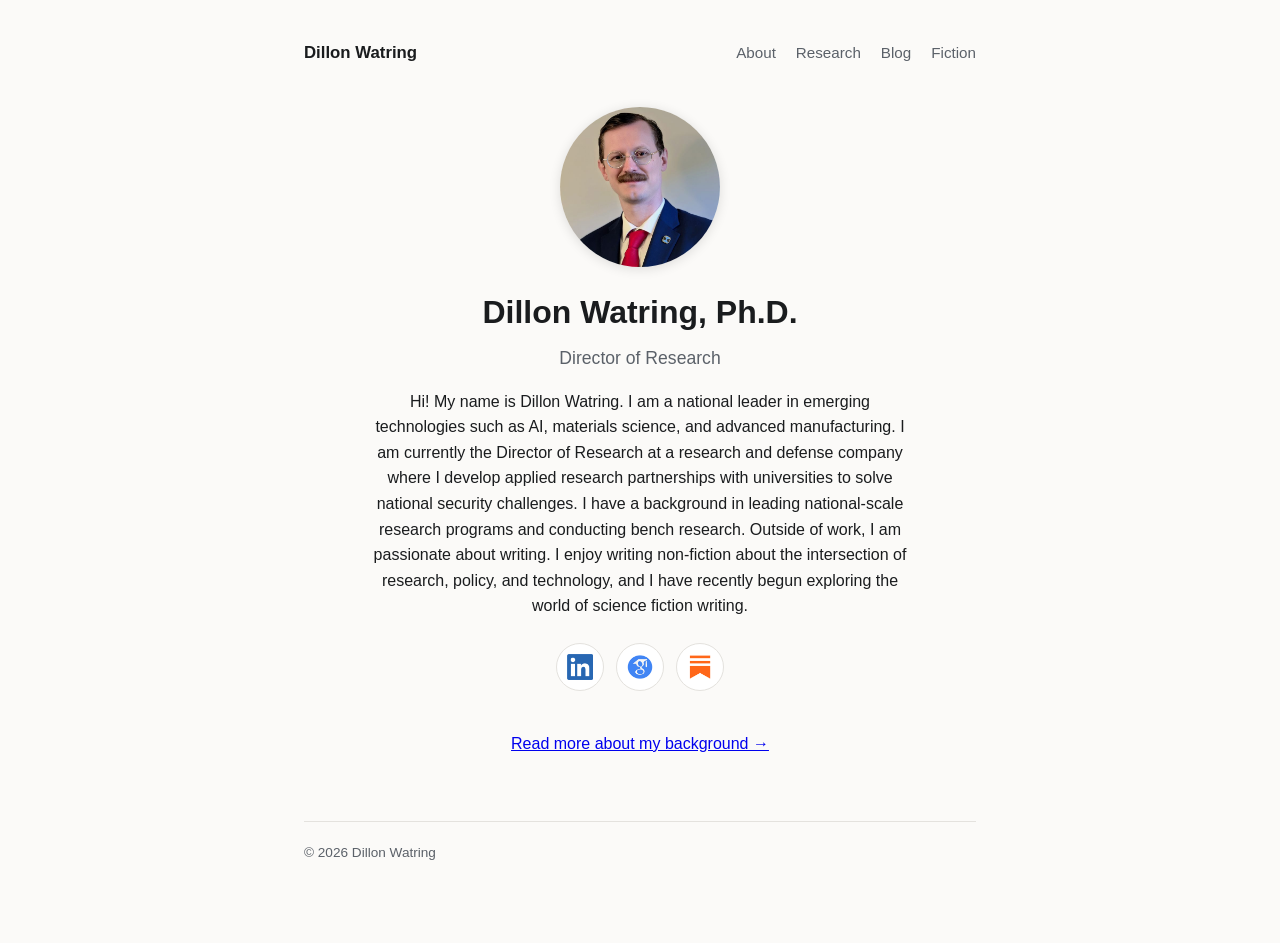
<file: index.html>
<!DOCTYPE html>
<html lang="en">
<head>
<meta charset="UTF-8">
<meta name="viewport" content="width=device-width, initial-scale=1.0">
<title>Dillon Watring</title>
<meta name="description" content="Dillon Watring — Director of Research at Integer Technologies. Researcher, writer, and science fiction author.">

<!-- Open Graph / social preview -->
<meta property="og:type" content="profile">
<meta property="og:title" content="Dillon Watring">
<meta property="og:description" content="Director of Research at Integer Technologies. Researcher, writer, and science fiction author.">
<meta property="og:url" content="https://dillonwatring.com/">
<meta property="og:image" content="https://dillonwatring.com/assets/portrait.jpg">

<link rel="canonical" href="https://dillonwatring.com/">
<link rel="stylesheet" href="assets/style.css">

<!-- Structured data: helps search engines understand this page describes a specific person (relevant to entity/Knowledge Panel recognition) -->
<script type="application/ld+json">
{
  "@context": "https://schema.org",
  "@type": "Person",
  "name": "Dillon Watring",
  "url": "https://dillonwatring.com/",
  "image": "https://dillonwatring.com/assets/portrait.jpg",
  "honorificSuffix": "Ph.D.",
  "jobTitle": "Director of Research",
  "worksFor": {
    "@type": "Organization",
    "name": "Integer Technologies"
  },
  "alumniOf": [
    {
      "@type": "CollegeOrUniversity",
      "name": "University of Utah",
      "sameAs": "https://en.wikipedia.org/wiki/University_of_Utah",
      "description": "Ph.D., Mechanical Engineering, 2021"
    },
    {
      "@type": "CollegeOrUniversity",
      "name": "Florida International University",
      "sameAs": "https://en.wikipedia.org/wiki/Florida_International_University",
      "description": "M.S., Mechanical Engineering, 2017; B.S., Mechanical Engineering, 2015"
    }
  ],
  "sameAs": [
    "https://www.linkedin.com/in/dsw91/",
    "https://scholar.google.com/citations?user=XHBRXaEAAAAJ&hl=en&oi=ao",
    "https://github.com/dillonwatring",
    "https://orcid.org/0000-0001-6776-0846",
    "https://substack.com/@dwatring",
    "https://medium.com/@dwatr001"
  ]
}
</script>
</head>
<body>
<div class="wrap">

  <header class="site-header">
    <a class="name" href="index.html">Dillon Watring</a>
    <nav class="site-nav">
      <a href="about.html">About</a>
      <a href="research.html">Research</a>
      <a href="blog.html">Blog</a>
      <a href="fiction.html">Fiction</a>
    </nav>
  </header>

  <section class="hero centered">
    <img class="avatar" src="assets/portrait.jpg" alt="Dillon Watring">
    <h1>Dillon Watring, Ph.D.</h1>
    <p class="tagline">Director of Research</p>

    <p class="bio-short">
      Hi! My name is Dillon Watring. I am a national leader in emerging
      technologies such as AI, materials science, and advanced manufacturing. I am
      currently the Director of Research at a research and defense
      company where I develop applied research partnerships with universities to solve
      national security challenges. I have a background in leading
      national-scale research programs and conducting bench research. Outside
      of work, I am passionate about writing. I enjoy writing non-fiction
      about the intersection of research, policy, and technology, and I have
      recently begun exploring the world of science fiction writing.
    </p>

    <div class="icon-links">
      <a href="https://www.linkedin.com/in/dsw91/" aria-label="LinkedIn" title="LinkedIn"><img src="assets/icon-linkedin.png" alt="LinkedIn"></a>
      <a href="https://scholar.google.com/citations?user=XHBRXaEAAAAJ&hl=en&oi=ao" aria-label="Google Scholar" title="Google Scholar"><img src="assets/icon-scholar.png" alt="Google Scholar"></a>
      <a href="https://substack.com/@dwatring" aria-label="Substack" title="Substack"><img src="assets/icon-substack.png" alt="Substack"></a>
    </div>

    <p><a href="about.html">Read more about my background &rarr;</a></p>
  </section>

  <footer>
    &copy; <span id="year"></span> Dillon Watring
  </footer>
</div>

<script>
  document.getElementById('year').textContent = new Date().getFullYear();
</script>
</body>
</html>
</file>
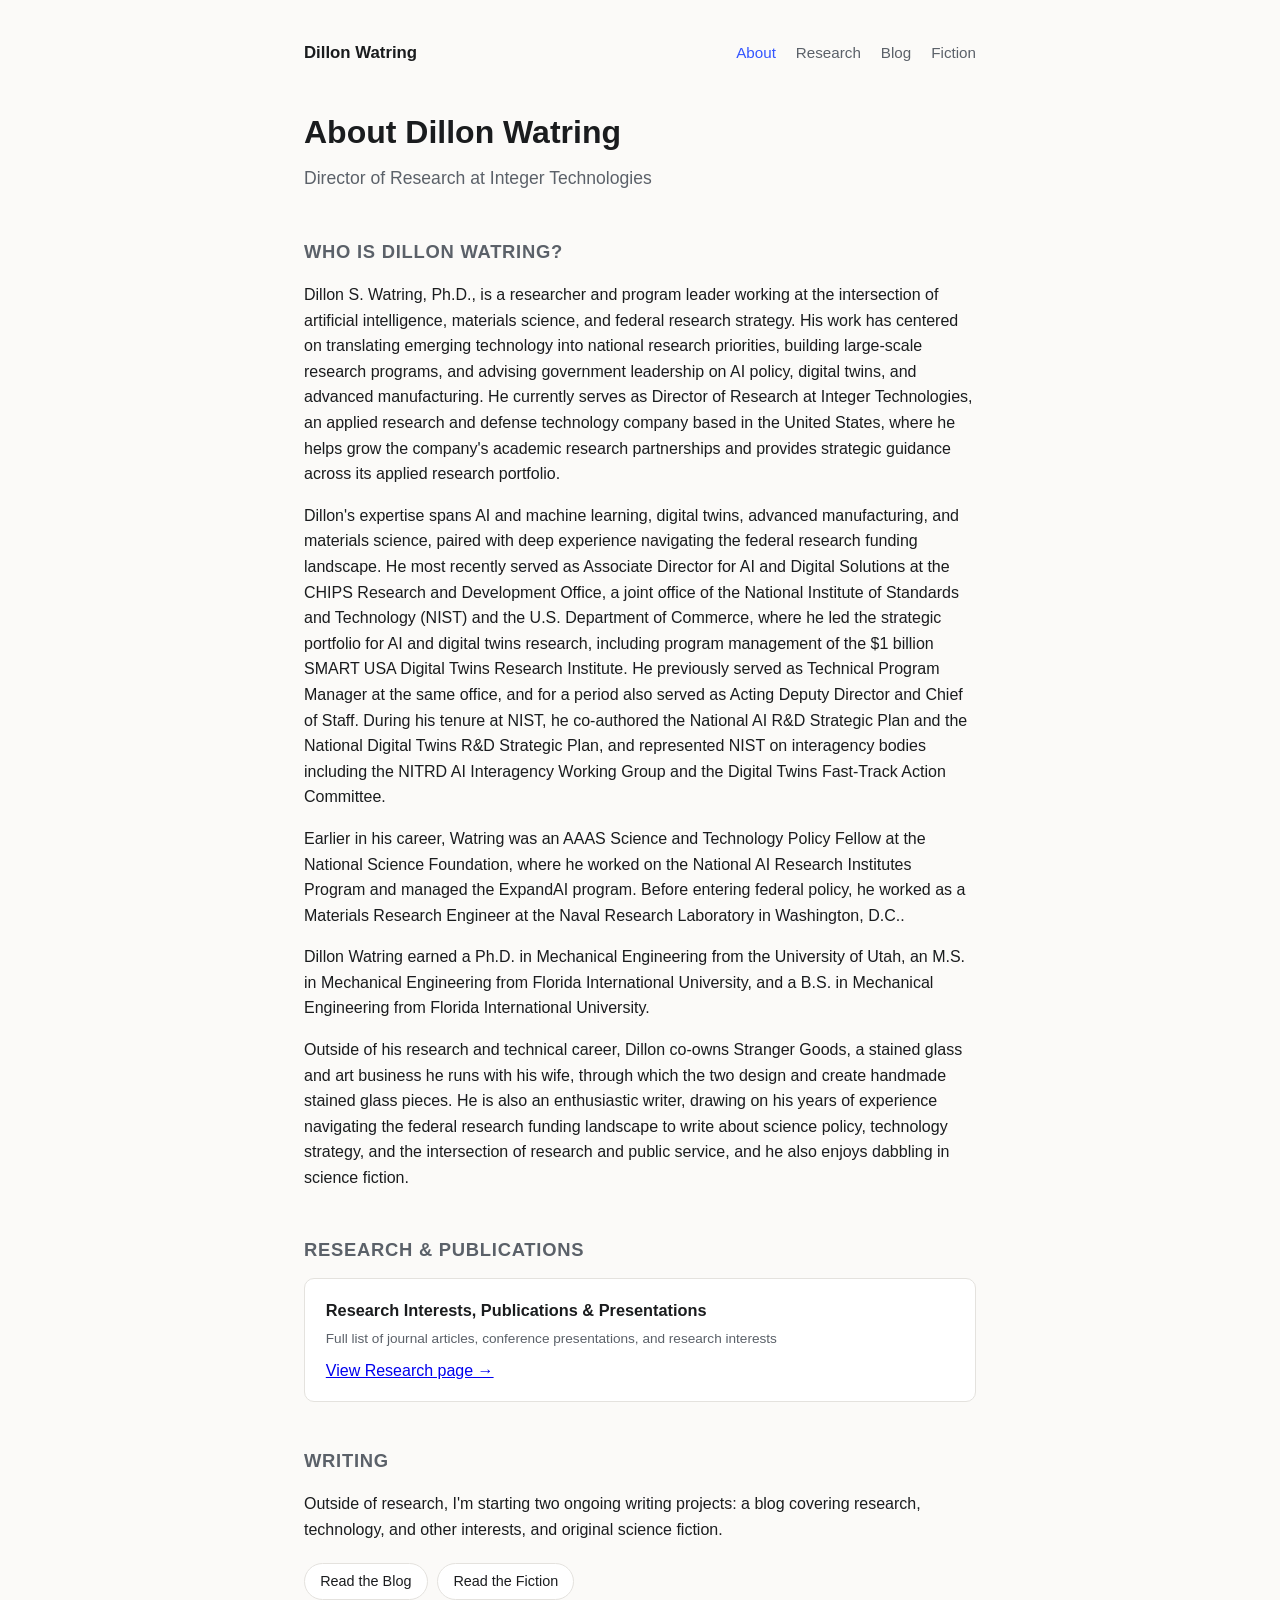
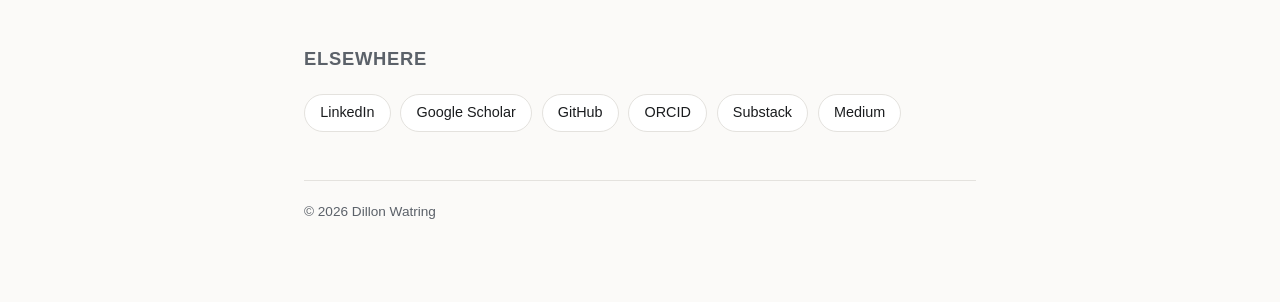
<file: about.html>
<!DOCTYPE html>
<html lang="en">
<head>
<meta charset="UTF-8">
<meta name="viewport" content="width=device-width, initial-scale=1.0">
<title>About — Dillon Watring</title>
<meta name="description" content="About Dillon Watring — Director of Research at Integer Technologies, researcher, and writer.">
<link rel="canonical" href="https://dillonwatring.com/about.html">
<link rel="stylesheet" href="assets/style.css">

<!-- Structured data: helps search engines understand this page describes a specific person (relevant to entity/Knowledge Panel recognition) -->
<script type="application/ld+json">
{
  "@context": "https://schema.org",
  "@type": "Person",
  "name": "Dillon Watring",
  "url": "https://dillonwatring.com/",
  "image": "https://dillonwatring.com/assets/portrait.jpg",
  "jobTitle": "Director of Research",
  "worksFor": {
    "@type": "Organization",
    "name": "Integer Technologies"
  },
  "alumniOf": [
    {
      "@type": "CollegeOrUniversity",
      "name": "University of Utah",
      "sameAs": "https://en.wikipedia.org/wiki/University_of_Utah",
      "description": "Ph.D., Mechanical Engineering, 2021"
    },
    {
      "@type": "CollegeOrUniversity",
      "name": "Florida International University",
      "sameAs": "https://en.wikipedia.org/wiki/Florida_International_University",
      "description": "M.S., Mechanical Engineering, 2017; B.S., Mechanical Engineering, 2015"
    }
  ],
  "sameAs": [
    "https://www.linkedin.com/in/dsw91/",
    "https://scholar.google.com/citations?user=XHBRXaEAAAAJ&hl=en&oi=ao",
    "https://github.com/dillonwatring",
    "https://orcid.org/0000-0001-6776-0846",
    "https://substack.com/@dwatring",
    "https://medium.com/@dwatr001"
  ]
}
</script>
</head>
<body>
<div class="wrap">

  <header class="site-header">
    <a class="name" href="index.html">Dillon Watring</a>
    <nav class="site-nav">
      <a href="about.html" class="active">About</a>
      <a href="research.html">Research</a>
      <a href="blog.html">Blog</a>
      <a href="fiction.html">Fiction</a>
    </nav>
  </header>

  <section class="hero">
    <h1>About Dillon Watring</h1>
    <p class="tagline">Director of Research at Integer Technologies</p>
  </section>

  <section id="bio">
    <h2>Who is Dillon Watring?</h2>
    <p>
      Dillon S. Watring, Ph.D., is a researcher and program leader working at
      the intersection of artificial intelligence, materials science, and
      federal research strategy. His work has centered on translating emerging
      technology into national research priorities, building large-scale
      research programs, and advising government leadership on AI policy,
      digital twins, and advanced manufacturing. He currently serves as
      Director of Research at Integer Technologies, an applied research and
      defense technology company based in the United States, where he helps
      grow the company's academic research partnerships and provides
      strategic guidance across its applied research portfolio.
    </p>
    <p>
      Dillon's expertise spans AI and machine learning, digital twins,
      advanced manufacturing, and materials science, paired with deep
      experience navigating the federal research funding landscape. He most
      recently served as Associate Director for AI and Digital Solutions at
      the CHIPS Research and Development Office, a joint office of the
      National Institute of Standards and Technology (NIST) and the U.S.
      Department of Commerce, where he led the strategic portfolio for AI and
      digital twins research, including program management of the $1 billion
      SMART USA Digital Twins Research Institute. He previously served as
      Technical Program Manager at the same office, and for a period also
      served as Acting Deputy Director and Chief of Staff. During his tenure
      at NIST, he co-authored the National AI R&amp;D Strategic Plan and the
      National Digital Twins R&amp;D Strategic Plan, and represented NIST on
      interagency bodies including the NITRD AI Interagency Working Group and
      the Digital Twins Fast-Track Action Committee.
    </p>
    <p>
      Earlier in his career, Watring was an AAAS Science and Technology Policy
      Fellow at the National Science Foundation, where he worked on the
      National AI Research Institutes Program and managed the ExpandAI
      program. Before entering federal policy, he worked as a Materials
      Research Engineer at the Naval Research Laboratory in Washington, D.C..
    </p>
    <p>
      Dillon Watring earned a Ph.D. in Mechanical Engineering from the
      University of Utah, an M.S. in Mechanical Engineering from Florida
      International University, and a B.S. in Mechanical Engineering from
      Florida International University.
    </p>
    <p>
      Outside of his research and technical career, Dillon co-owns Stranger
      Goods, a stained glass and art business he runs with his wife, through
      which the two design and create handmade stained glass pieces. He is
      also an enthusiastic writer, drawing on his years of experience
      navigating the federal research funding landscape to write about
      science policy, technology strategy, and the intersection of research
      and public service, and he also enjoys dabbling in science fiction.
    </p>
  </section>

  <section id="research">
    <h2>Research &amp; Publications</h2>
    <div class="card">
      <h3>Research Interests, Publications &amp; Presentations</h3>
      <p class="meta">Full list of journal articles, conference presentations, and research interests</p>
      <p><a href="research.html">View Research page &rarr;</a></p>
    </div>
  </section>

  <section id="writing">
    <h2>Writing</h2>
    <p>
      Outside of research, I'm starting two ongoing writing projects: a blog
      covering research, technology, and other interests, and original science
      fiction.
    </p>
    <div class="links">
      <a href="blog.html">Read the Blog</a>
      <a href="fiction.html">Read the Fiction</a>
    </div>
  </section>

  <section id="contact">
    <h2>Elsewhere</h2>
    <div class="links">
      <a href="https://www.linkedin.com/in/dsw91/">LinkedIn</a>
      <a href="https://scholar.google.com/citations?user=XHBRXaEAAAAJ&hl=en&oi=ao">Google Scholar</a>
      <a href="https://github.com/dillonwatring">GitHub</a>
      <a href="https://orcid.org/0000-0001-6776-0846">ORCID</a>
      <a href="https://substack.com/@dwatring">Substack</a>
      <a href="https://medium.com/@dwatr001">Medium</a>
      <!-- Add more, e.g.: <a href="mailto:you@example.com">Email</a> -->
    </div>
  </section>

  <footer>
    &copy; <span id="year"></span> Dillon Watring
  </footer>
</div>

<script>
  document.getElementById('year').textContent = new Date().getFullYear();
</script>
</body>
</html>
</file>
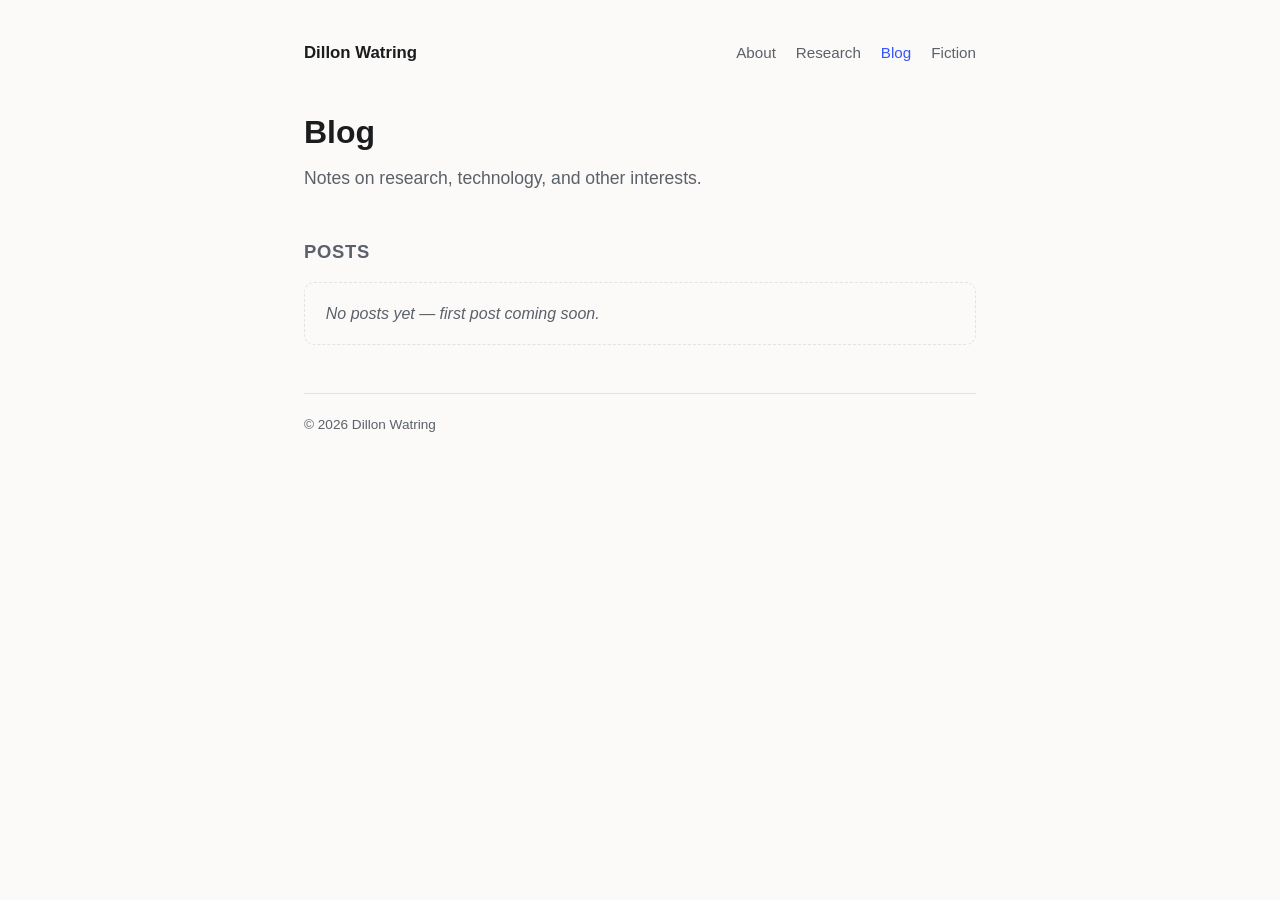
<file: blog.html>
<!DOCTYPE html>
<html lang="en">
<head>
<meta charset="UTF-8">
<meta name="viewport" content="width=device-width, initial-scale=1.0">
<title>Blog — Dillon Watring</title>
<meta name="description" content="Blog posts by Dillon Watring on research, technology, and other interests.">
<link rel="canonical" href="https://dillonwatring.com/blog.html">
<link rel="stylesheet" href="assets/style.css">
</head>
<body>
<div class="wrap">

  <header class="site-header">
    <a class="name" href="index.html">Dillon Watring</a>
    <nav class="site-nav">
      <a href="about.html">About</a>
      <a href="research.html">Research</a>
      <a href="blog.html" class="active">Blog</a>
      <a href="fiction.html">Fiction</a>
    </nav>
  </header>

  <section class="hero">
    <h1>Blog</h1>
    <p class="tagline">Notes on research, technology, and other interests.</p>
  </section>

  <section id="posts">
    <h2>Posts</h2>
    <!--
      Add new posts as .card blocks above the placeholder, newest first, e.g.:

      <div class="card">
        <h3><a href="posts/my-first-post.html">Post Title</a></h3>
        <p class="meta">July 2026</p>
        <p>One or two sentence teaser of the post.</p>
      </div>
    -->
    <p class="placeholder">No posts yet — first post coming soon.</p>
  </section>

  <footer>
    &copy; <span id="year"></span> Dillon Watring
  </footer>
</div>

<script>
  document.getElementById('year').textContent = new Date().getFullYear();
</script>
</body>
</html>
</file>
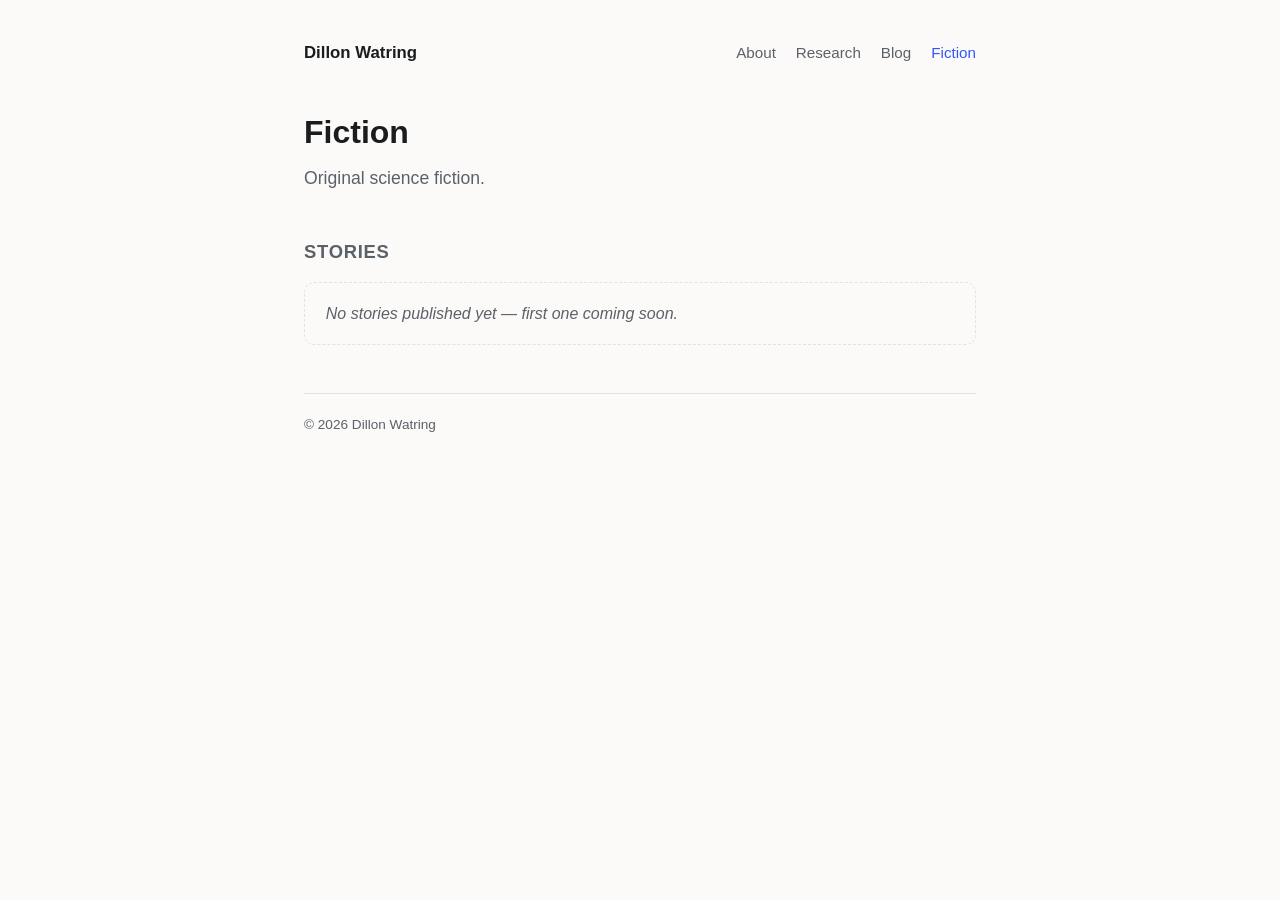
<file: fiction.html>
<!DOCTYPE html>
<html lang="en">
<head>
<meta charset="UTF-8">
<meta name="viewport" content="width=device-width, initial-scale=1.0">
<title>Fiction — Dillon Watring</title>
<meta name="description" content="Science fiction writing by Dillon Watring.">
<link rel="canonical" href="https://dillonwatring.com/fiction.html">
<link rel="stylesheet" href="assets/style.css">
</head>
<body>
<div class="wrap">

  <header class="site-header">
    <a class="name" href="index.html">Dillon Watring</a>
    <nav class="site-nav">
      <a href="about.html">About</a>
      <a href="research.html">Research</a>
      <a href="blog.html">Blog</a>
      <a href="fiction.html" class="active">Fiction</a>
    </nav>
  </header>

  <section class="hero">
    <h1>Fiction</h1>
    <p class="tagline">Original science fiction.</p>
  </section>

  <section id="stories">
    <h2>Stories</h2>
    <!--
      Add new stories as .card blocks above the placeholder, newest first, e.g.:

      <div class="card">
        <h3><a href="fiction/story-title.html">Story Title</a></h3>
        <p class="meta">Short story &middot; July 2026</p>
        <p>One or two sentence synopsis.</p>
      </div>
    -->
    <p class="placeholder">No stories published yet — first one coming soon.</p>
  </section>

  <footer>
    &copy; <span id="year"></span> Dillon Watring
  </footer>
</div>

<script>
  document.getElementById('year').textContent = new Date().getFullYear();
</script>
</body>
</html>
</file>
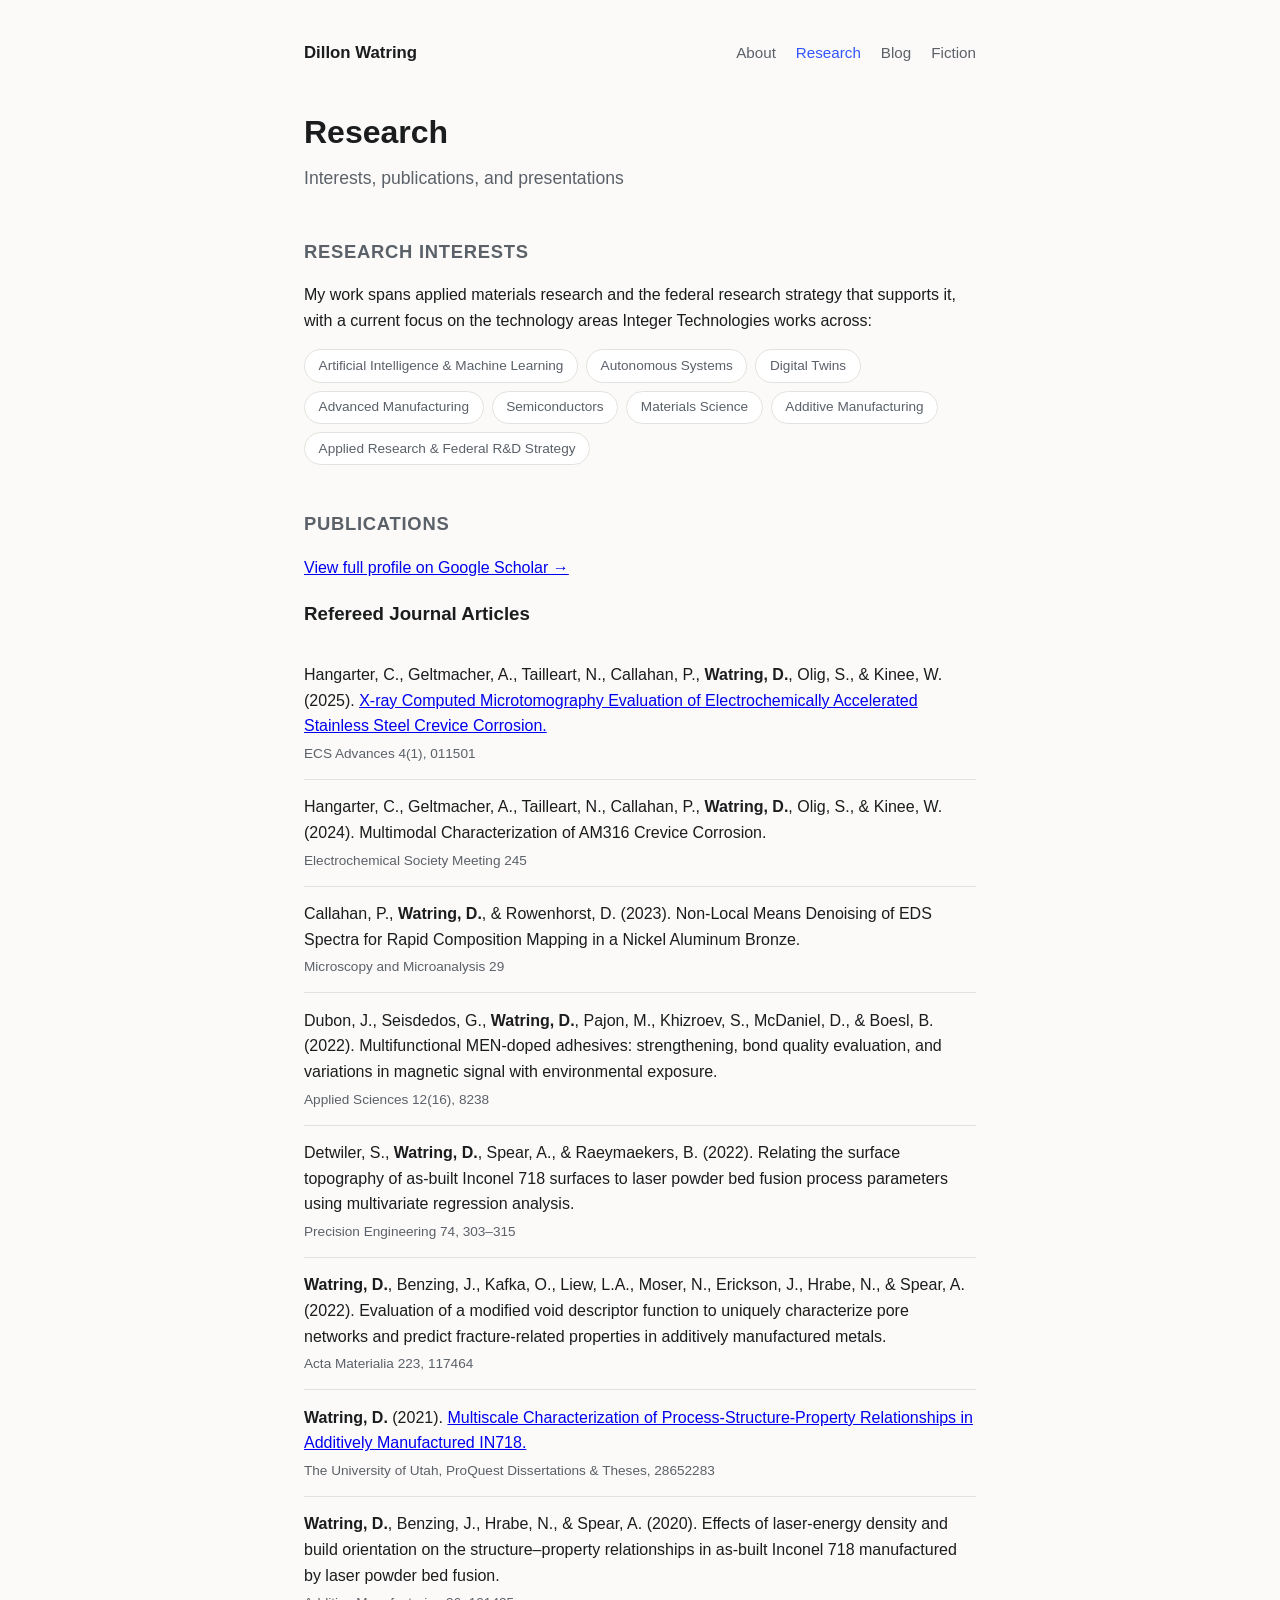
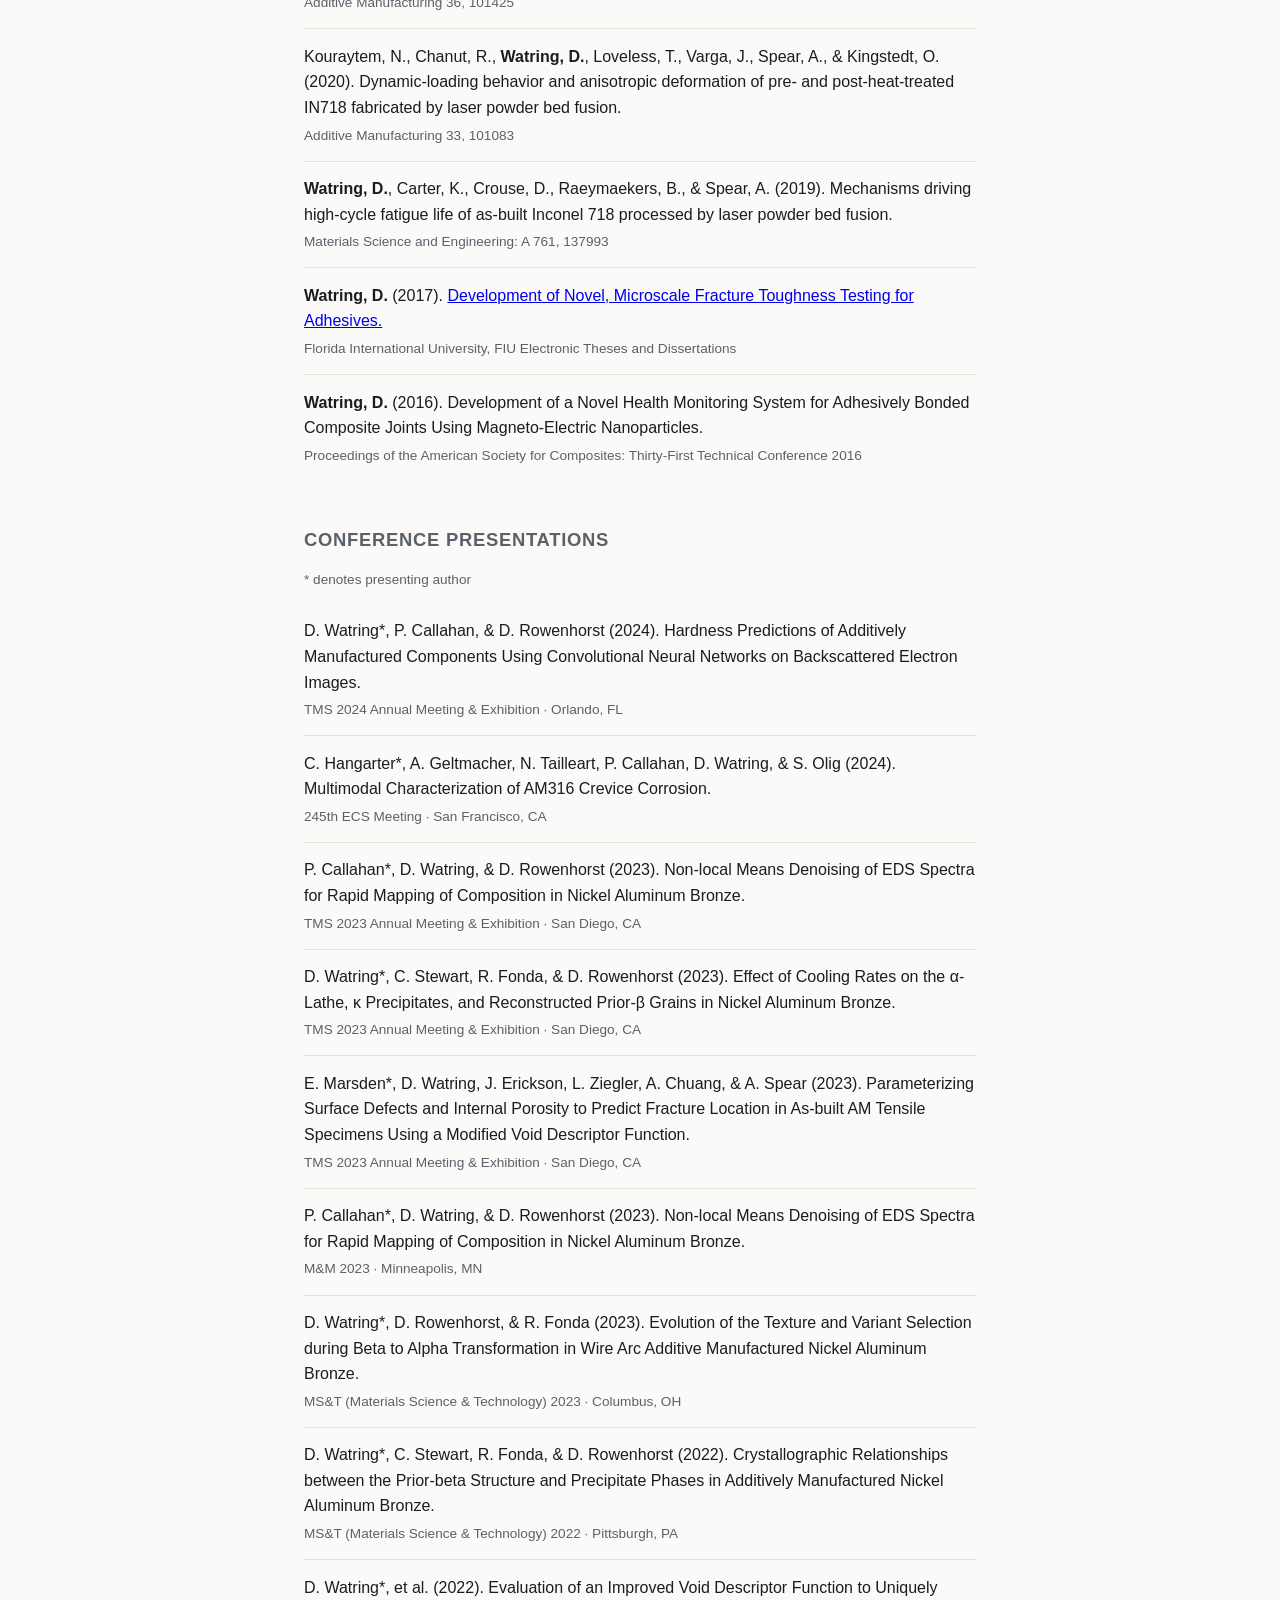
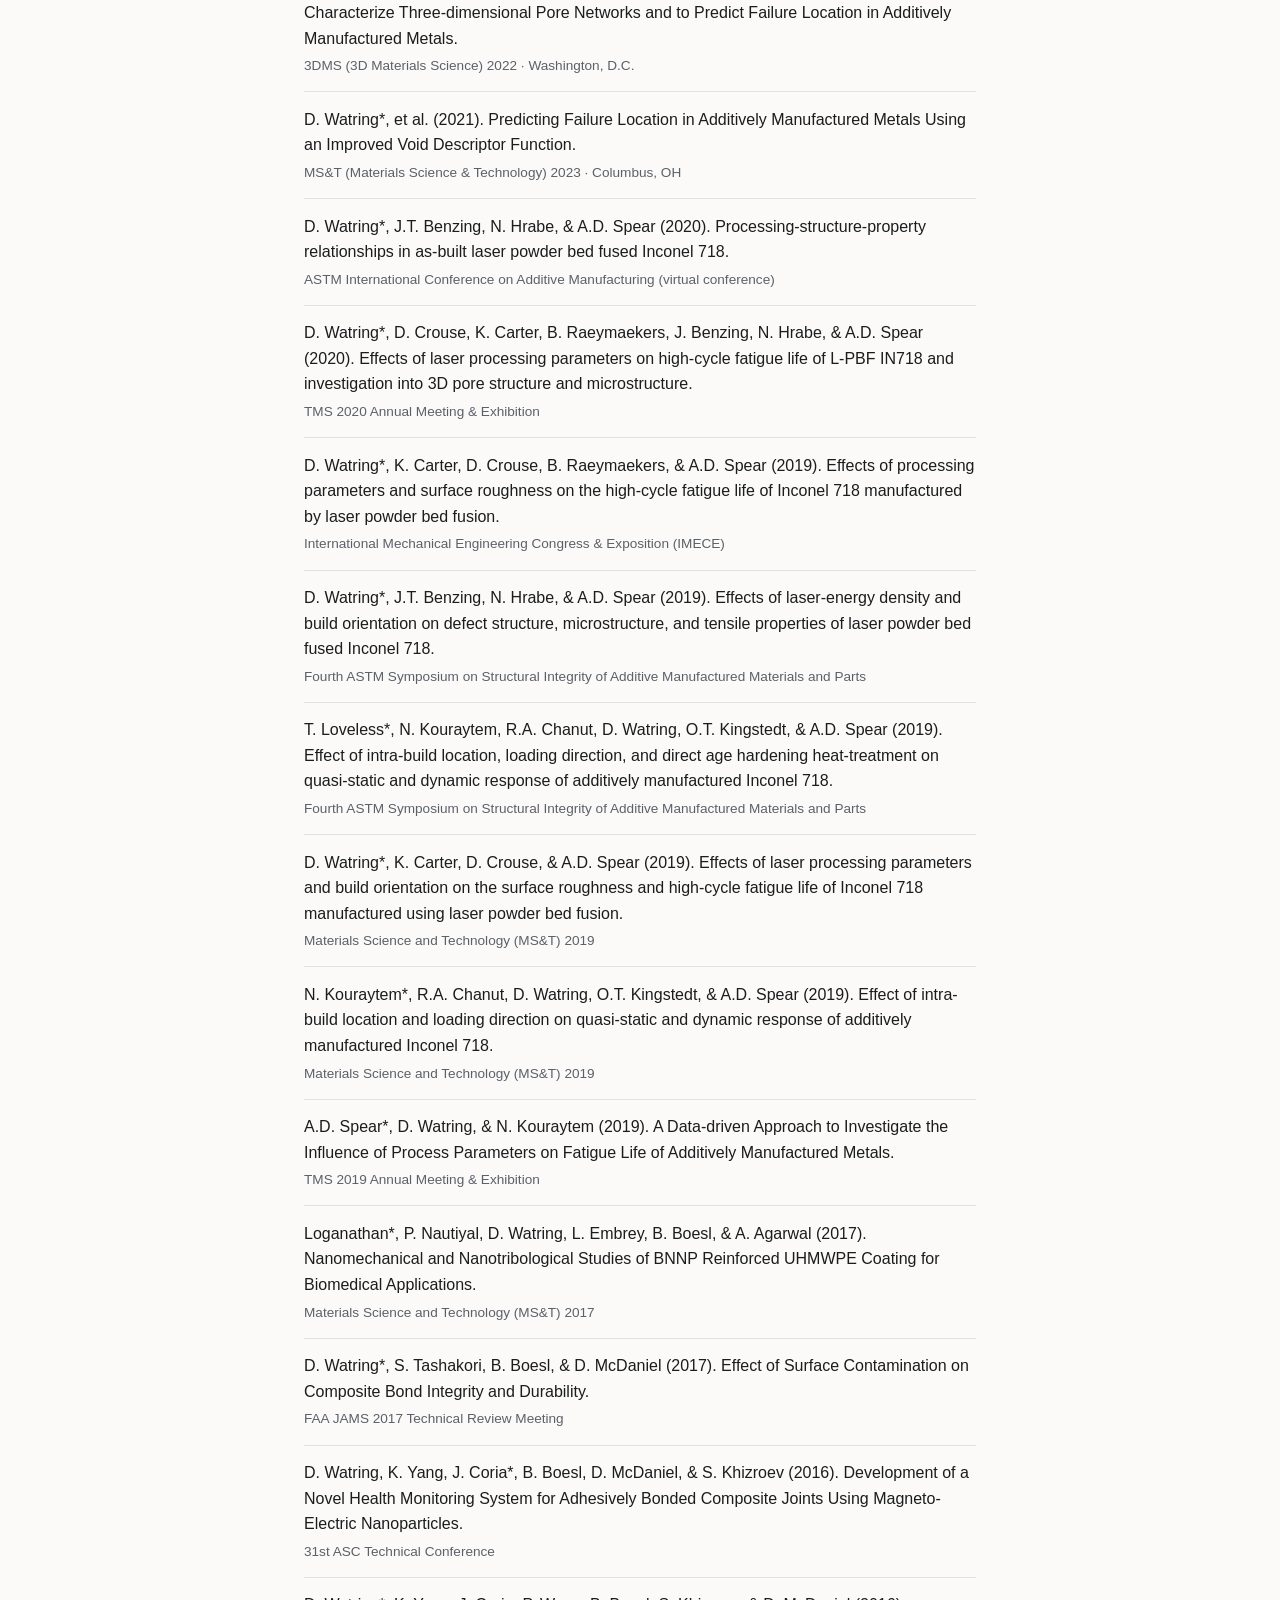
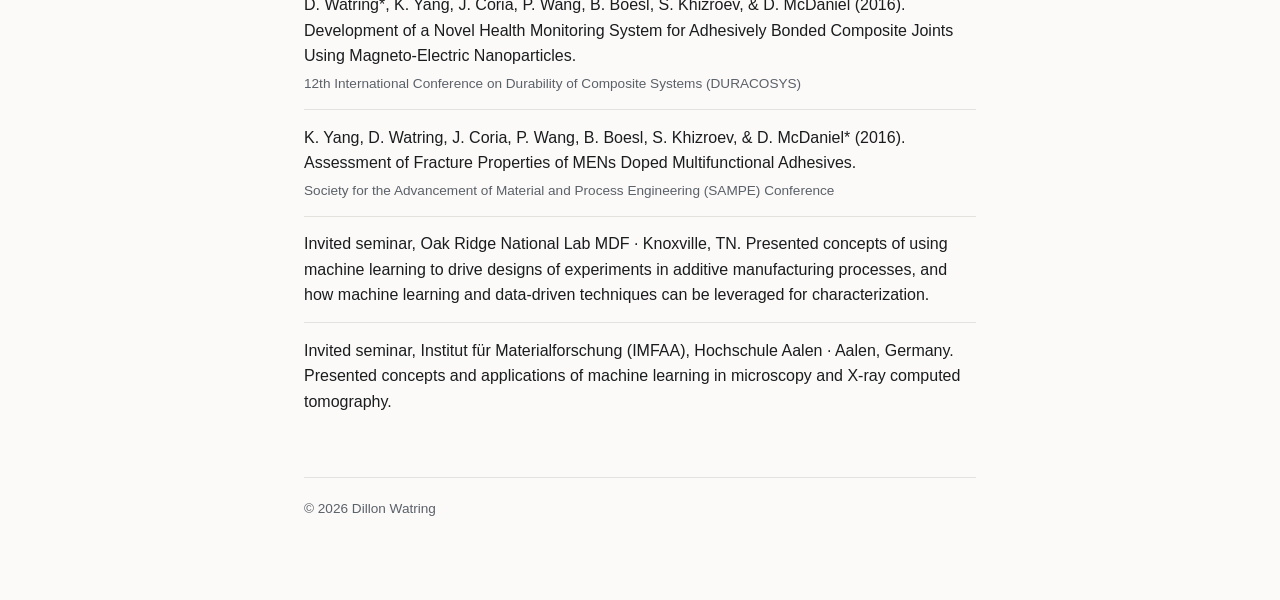
<file: research.html>
<!DOCTYPE html>
<html lang="en">
<head>
<meta charset="UTF-8">
<meta name="viewport" content="width=device-width, initial-scale=1.0">
<title>Research — Dillon Watring</title>
<meta name="description" content="Research interests, publications, and presentations by Dillon Watring.">
<link rel="canonical" href="https://dillonwatring.com/research.html">
<link rel="stylesheet" href="assets/style.css">
</head>
<body>
<div class="wrap">

  <header class="site-header">
    <a class="name" href="index.html">Dillon Watring</a>
    <nav class="site-nav">
      <a href="about.html">About</a>
      <a href="research.html" class="active">Research</a>
      <a href="blog.html">Blog</a>
      <a href="fiction.html">Fiction</a>
    </nav>
  </header>

  <section class="hero">
    <h1>Research</h1>
    <p class="tagline">Interests, publications, and presentations</p>
  </section>

  <section id="interests">
    <h2>Research Interests</h2>
    <p>
      My work spans applied materials research and the federal research
      strategy that supports it, with a current focus on the technology areas
      Integer Technologies works across:
    </p>
    <div class="tags">
      <span>Artificial Intelligence &amp; Machine Learning</span>
      <span>Autonomous Systems</span>
      <span>Digital Twins</span>
      <span>Advanced Manufacturing</span>
      <span>Semiconductors</span>
      <span>Materials Science</span>
      <span>Additive Manufacturing</span>
      <span>Applied Research &amp; Federal R&amp;D Strategy</span>
    </div>
  </section>

  <section id="publications">
    <h2>Publications</h2>
    <p><a href="https://scholar.google.com/citations?user=XHBRXaEAAAAJ&hl=en&oi=ao">View full profile on Google Scholar &rarr;</a></p>

    <h3>Refereed Journal Articles</h3>
    <ul class="pub-list">
      <li>
        Hangarter, C., Geltmacher, A., Tailleart, N., Callahan, P., <strong>Watring, D.</strong>, Olig, S., &amp; Kinee, W. (2025).
        <a href="https://doi.org/10.1149/2754-2734/adb16a">X-ray Computed Microtomography Evaluation of Electrochemically Accelerated Stainless Steel Crevice Corrosion.</a>
        <div class="venue">ECS Advances 4(1), 011501</div>
      </li>
      <li>
        Hangarter, C., Geltmacher, A., Tailleart, N., Callahan, P., <strong>Watring, D.</strong>, Olig, S., &amp; Kinee, W. (2024).
        Multimodal Characterization of AM316 Crevice Corrosion.
        <div class="venue">Electrochemical Society Meeting 245</div>
      </li>
      <li>
        Callahan, P., <strong>Watring, D.</strong>, &amp; Rowenhorst, D. (2023).
        Non-Local Means Denoising of EDS Spectra for Rapid Composition Mapping in a Nickel Aluminum Bronze.
        <div class="venue">Microscopy and Microanalysis 29</div>
      </li>
      <li>
        Dubon, J., Seisdedos, G., <strong>Watring, D.</strong>, Pajon, M., Khizroev, S., McDaniel, D., &amp; Boesl, B. (2022).
        Multifunctional MEN-doped adhesives: strengthening, bond quality evaluation, and variations in magnetic signal with environmental exposure.
        <div class="venue">Applied Sciences 12(16), 8238</div>
      </li>
      <li>
        Detwiler, S., <strong>Watring, D.</strong>, Spear, A., &amp; Raeymaekers, B. (2022).
        Relating the surface topography of as-built Inconel 718 surfaces to laser powder bed fusion process parameters using multivariate regression analysis.
        <div class="venue">Precision Engineering 74, 303&ndash;315</div>
      </li>
      <li>
        <strong>Watring, D.</strong>, Benzing, J., Kafka, O., Liew, L.A., Moser, N., Erickson, J., Hrabe, N., &amp; Spear, A. (2022).
        Evaluation of a modified void descriptor function to uniquely characterize pore networks and predict fracture-related properties in additively manufactured metals.
        <div class="venue">Acta Materialia 223, 117464</div>
      </li>
      <li>
        <strong>Watring, D.</strong> (2021).
        <a href="https://www.proquest.com/openview/9ec15694f1c3f481821ac14b5147f565/1?pq-origsite=gscholar&cbl=18750&diss=y">Multiscale Characterization of Process-Structure-Property Relationships in Additively Manufactured IN718.</a>
        <div class="venue">The University of Utah, ProQuest Dissertations &amp; Theses, 28652283</div>
      </li>
      <li>
        <strong>Watring, D.</strong>, Benzing, J., Hrabe, N., &amp; Spear, A. (2020).
        Effects of laser-energy density and build orientation on the structure&ndash;property relationships in as-built Inconel 718 manufactured by laser powder bed fusion.
        <div class="venue">Additive Manufacturing 36, 101425</div>
      </li>
      <li>
        Kouraytem, N., Chanut, R., <strong>Watring, D.</strong>, Loveless, T., Varga, J., Spear, A., &amp; Kingstedt, O. (2020).
        Dynamic-loading behavior and anisotropic deformation of pre- and post-heat-treated IN718 fabricated by laser powder bed fusion.
        <div class="venue">Additive Manufacturing 33, 101083</div>
      </li>
      <li>
        <strong>Watring, D.</strong>, Carter, K., Crouse, D., Raeymaekers, B., &amp; Spear, A. (2019).
        Mechanisms driving high-cycle fatigue life of as-built Inconel 718 processed by laser powder bed fusion.
        <div class="venue">Materials Science and Engineering: A 761, 137993</div>
      </li>
      <li>
        <strong>Watring, D.</strong> (2017).
        <a href="https://digitalcommons.fiu.edu/etd/3474/">Development of Novel, Microscale Fracture Toughness Testing for Adhesives.</a>
        <div class="venue">Florida International University, FIU Electronic Theses and Dissertations</div>
      </li>
      <li>
        <strong>Watring, D.</strong> (2016).
        Development of a Novel Health Monitoring System for Adhesively Bonded Composite Joints Using Magneto-Electric Nanoparticles.
        <div class="venue">Proceedings of the American Society for Composites: Thirty-First Technical Conference 2016</div>
      </li>
    </ul>
  </section>

  <section id="presentations">
    <h2>Conference Presentations</h2>
    <p class="meta" style="color:var(--muted); font-size:0.85rem;">* denotes presenting author</p>
    <ul class="pub-list">
      <li>
        D. Watring*, P. Callahan, &amp; D. Rowenhorst (2024). Hardness Predictions of Additively Manufactured Components Using Convolutional Neural Networks on Backscattered Electron Images.
        <div class="venue">TMS 2024 Annual Meeting &amp; Exhibition &middot; Orlando, FL</div>
      </li>
      <li>
        C. Hangarter*, A. Geltmacher, N. Tailleart, P. Callahan, D. Watring, &amp; S. Olig (2024). Multimodal Characterization of AM316 Crevice Corrosion.
        <div class="venue">245th ECS Meeting &middot; San Francisco, CA</div>
      </li>
      <li>
        P. Callahan*, D. Watring, &amp; D. Rowenhorst (2023). Non-local Means Denoising of EDS Spectra for Rapid Mapping of Composition in Nickel Aluminum Bronze.
        <div class="venue">TMS 2023 Annual Meeting &amp; Exhibition &middot; San Diego, CA</div>
      </li>
      <li>
        D. Watring*, C. Stewart, R. Fonda, &amp; D. Rowenhorst (2023). Effect of Cooling Rates on the &alpha;-Lathe, &kappa; Precipitates, and Reconstructed Prior-&beta; Grains in Nickel Aluminum Bronze.
        <div class="venue">TMS 2023 Annual Meeting &amp; Exhibition &middot; San Diego, CA</div>
      </li>
      <li>
        E. Marsden*, D. Watring, J. Erickson, L. Ziegler, A. Chuang, &amp; A. Spear (2023). Parameterizing Surface Defects and Internal Porosity to Predict Fracture Location in As-built AM Tensile Specimens Using a Modified Void Descriptor Function.
        <div class="venue">TMS 2023 Annual Meeting &amp; Exhibition &middot; San Diego, CA</div>
      </li>
      <li>
        P. Callahan*, D. Watring, &amp; D. Rowenhorst (2023). Non-local Means Denoising of EDS Spectra for Rapid Mapping of Composition in Nickel Aluminum Bronze.
        <div class="venue">M&amp;M 2023 &middot; Minneapolis, MN</div>
      </li>
      <li>
        D. Watring*, D. Rowenhorst, &amp; R. Fonda (2023). Evolution of the Texture and Variant Selection during Beta to Alpha Transformation in Wire Arc Additive Manufactured Nickel Aluminum Bronze.
        <div class="venue">MS&amp;T (Materials Science &amp; Technology) 2023 &middot; Columbus, OH</div>
      </li>
      <li>
        D. Watring*, C. Stewart, R. Fonda, &amp; D. Rowenhorst (2022). Crystallographic Relationships between the Prior-beta Structure and Precipitate Phases in Additively Manufactured Nickel Aluminum Bronze.
        <div class="venue">MS&amp;T (Materials Science &amp; Technology) 2022 &middot; Pittsburgh, PA</div>
      </li>
      <li>
        D. Watring*, et al. (2022). Evaluation of an Improved Void Descriptor Function to Uniquely Characterize Three-dimensional Pore Networks and to Predict Failure Location in Additively Manufactured Metals.
        <div class="venue">3DMS (3D Materials Science) 2022 &middot; Washington, D.C.</div>
      </li>
      <li>
        D. Watring*, et al. (2021). Predicting Failure Location in Additively Manufactured Metals Using an Improved Void Descriptor Function.
        <div class="venue">MS&amp;T (Materials Science &amp; Technology) 2023 &middot; Columbus, OH</div>
      </li>
      <li>
        D. Watring*, J.T. Benzing, N. Hrabe, &amp; A.D. Spear (2020). Processing-structure-property relationships in as-built laser powder bed fused Inconel 718.
        <div class="venue">ASTM International Conference on Additive Manufacturing (virtual conference)</div>
      </li>
      <li>
        D. Watring*, D. Crouse, K. Carter, B. Raeymaekers, J. Benzing, N. Hrabe, &amp; A.D. Spear (2020). Effects of laser processing parameters on high-cycle fatigue life of L-PBF IN718 and investigation into 3D pore structure and microstructure.
        <div class="venue">TMS 2020 Annual Meeting &amp; Exhibition</div>
      </li>
      <li>
        D. Watring*, K. Carter, D. Crouse, B. Raeymaekers, &amp; A.D. Spear (2019). Effects of processing parameters and surface roughness on the high-cycle fatigue life of Inconel 718 manufactured by laser powder bed fusion.
        <div class="venue">International Mechanical Engineering Congress &amp; Exposition (IMECE)</div>
      </li>
      <li>
        D. Watring*, J.T. Benzing, N. Hrabe, &amp; A.D. Spear (2019). Effects of laser-energy density and build orientation on defect structure, microstructure, and tensile properties of laser powder bed fused Inconel 718.
        <div class="venue">Fourth ASTM Symposium on Structural Integrity of Additive Manufactured Materials and Parts</div>
      </li>
      <li>
        T. Loveless*, N. Kouraytem, R.A. Chanut, D. Watring, O.T. Kingstedt, &amp; A.D. Spear (2019). Effect of intra-build location, loading direction, and direct age hardening heat-treatment on quasi-static and dynamic response of additively manufactured Inconel 718.
        <div class="venue">Fourth ASTM Symposium on Structural Integrity of Additive Manufactured Materials and Parts</div>
      </li>
      <li>
        D. Watring*, K. Carter, D. Crouse, &amp; A.D. Spear (2019). Effects of laser processing parameters and build orientation on the surface roughness and high-cycle fatigue life of Inconel 718 manufactured using laser powder bed fusion.
        <div class="venue">Materials Science and Technology (MS&amp;T) 2019</div>
      </li>
      <li>
        N. Kouraytem*, R.A. Chanut, D. Watring, O.T. Kingstedt, &amp; A.D. Spear (2019). Effect of intra-build location and loading direction on quasi-static and dynamic response of additively manufactured Inconel 718.
        <div class="venue">Materials Science and Technology (MS&amp;T) 2019</div>
      </li>
      <li>
        A.D. Spear*, D. Watring, &amp; N. Kouraytem (2019). A Data-driven Approach to Investigate the Influence of Process Parameters on Fatigue Life of Additively Manufactured Metals.
        <div class="venue">TMS 2019 Annual Meeting &amp; Exhibition</div>
      </li>
      <li>
        Loganathan*, P. Nautiyal, D. Watring, L. Embrey, B. Boesl, &amp; A. Agarwal (2017). Nanomechanical and Nanotribological Studies of BNNP Reinforced UHMWPE Coating for Biomedical Applications.
        <div class="venue">Materials Science and Technology (MS&amp;T) 2017</div>
      </li>
      <li>
        D. Watring*, S. Tashakori, B. Boesl, &amp; D. McDaniel (2017). Effect of Surface Contamination on Composite Bond Integrity and Durability.
        <div class="venue">FAA JAMS 2017 Technical Review Meeting</div>
      </li>
      <li>
        D. Watring, K. Yang, J. Coria*, B. Boesl, D. McDaniel, &amp; S. Khizroev (2016). Development of a Novel Health Monitoring System for Adhesively Bonded Composite Joints Using Magneto-Electric Nanoparticles.
        <div class="venue">31st ASC Technical Conference</div>
      </li>
      <li>
        D. Watring*, K. Yang, J. Coria, P. Wang, B. Boesl, S. Khizroev, &amp; D. McDaniel (2016). Development of a Novel Health Monitoring System for Adhesively Bonded Composite Joints Using Magneto-Electric Nanoparticles.
        <div class="venue">12th International Conference on Durability of Composite Systems (DURACOSYS)</div>
      </li>
      <li>
        K. Yang, D. Watring, J. Coria, P. Wang, B. Boesl, S. Khizroev, &amp; D. McDaniel* (2016). Assessment of Fracture Properties of MENs Doped Multifunctional Adhesives.
        <div class="venue">Society for the Advancement of Material and Process Engineering (SAMPE) Conference</div>
      </li>
      <li>
        Invited seminar, Oak Ridge National Lab MDF &middot; Knoxville, TN. Presented concepts of using machine learning to drive designs of experiments in additive manufacturing processes, and how machine learning and data-driven techniques can be leveraged for characterization.
      </li>
      <li>
        Invited seminar, Institut f&uuml;r Materialforschung (IMFAA), Hochschule Aalen &middot; Aalen, Germany. Presented concepts and applications of machine learning in microscopy and X-ray computed tomography.
      </li>
    </ul>
  </section>

  <footer>
    &copy; <span id="year"></span> Dillon Watring
  </footer>
</div>

<script>
  document.getElementById('year').textContent = new Date().getFullYear();
</script>
</body>
</html>
</file>
<file: assets/style.css>
:root {
  --bg: #fbfaf8;
  --text: #1a1c1e;
  --muted: #5b6169;
  --accent: #3355ff;
  --border: #e4e2de;
  --card-bg: #ffffff;
  --max-width: 720px;
}

@media (prefers-color-scheme: dark) {
  :root {
    --bg: #14161a;
    --text: #eceef0;
    --muted: #9aa1a9;
    --accent: #7c9cff;
    --border: #2a2d33;
    --card-bg: #1b1e23;
  }
}

* { box-sizing: border-box; }

body {
  margin: 0;
  padding: 0;
  background: var(--bg);
  color: var(--text);
  font-family: -apple-system, BlinkMacSystemFont, "Segoe UI", Roboto, Helvetica, Arial, sans-serif;
  line-height: 1.6;
}

.wrap {
  max-width: var(--max-width);
  margin: 0 auto;
  padding: 2.5rem 1.5rem 5rem;
}

header.site-header {
  display: flex;
  align-items: center;
  justify-content: space-between;
  margin-bottom: 2.5rem;
  flex-wrap: wrap;
  gap: 1rem;
}

header.site-header .name {
  font-size: 1.05rem;
  font-weight: 700;
  text-decoration: none;
  color: var(--text);
}

nav.site-nav {
  display: flex;
  gap: 1.25rem;
}

nav.site-nav a {
  color: var(--muted);
  text-decoration: none;
  font-size: 0.95rem;
}

nav.site-nav a:hover,
nav.site-nav a.active {
  color: var(--accent);
}

.hero h1 {
  font-size: 2rem;
  margin: 0 0 0.4rem;
}

.hero .tagline {
  color: var(--muted);
  font-size: 1.1rem;
  margin: 0 0 1.5rem;
}

.hero.centered {
  text-align: center;
  display: flex;
  flex-direction: column;
  align-items: center;
}

.avatar {
  width: 160px;
  height: 160px;
  border-radius: 50%;
  object-fit: cover;
  margin-bottom: 1.25rem;
  box-shadow: 0 2px 12px rgba(0, 0, 0, 0.12);
}

.hero.centered .tagline {
  margin-bottom: 1rem;
}

.bio-short {
  max-width: 34rem;
  color: var(--text);
  margin: 0 0 1.5rem;
}

.icon-links {
  display: flex;
  justify-content: center;
  gap: 0.75rem;
  margin: 0 0 1.5rem;
}

.icon-links a {
  display: flex;
  align-items: center;
  justify-content: center;
  width: 48px;
  height: 48px;
  border-radius: 50%;
  border: 1px solid var(--border);
  background: var(--card-bg);
  text-decoration: none;
  transition: border-color 0.15s, transform 0.15s;
}

.icon-links a img {
  width: 26px;
  height: 26px;
  object-fit: contain;
}

.icon-links a:hover {
  border-color: var(--accent);
  transform: translateY(-2px);
}

.links {
  display: flex;
  flex-wrap: wrap;
  gap: 0.6rem;
  margin: 1.25rem 0 2rem;
}

.links a {
  border: 1px solid var(--border);
  border-radius: 999px;
  padding: 0.4rem 0.95rem;
  font-size: 0.9rem;
  text-decoration: none;
  color: var(--text);
  background: var(--card-bg);
}

.links a:hover {
  border-color: var(--accent);
  color: var(--accent);
}

section {
  margin-bottom: 2.75rem;
}

section h2 {
  font-size: 1.15rem;
  text-transform: uppercase;
  letter-spacing: 0.04em;
  color: var(--muted);
  margin-bottom: 0.9rem;
}

.card {
  border: 1px solid var(--border);
  background: var(--card-bg);
  border-radius: 10px;
  padding: 1.1rem 1.3rem;
}

.card + .card {
  margin-top: 0.75rem;
}

.card h3 {
  margin: 0 0 0.3rem;
  font-size: 1.02rem;
}

.card .meta {
  color: var(--muted);
  font-size: 0.85rem;
  margin: 0 0 0.5rem;
}

.card p {
  margin: 0;
}

.placeholder {
  color: var(--muted);
  font-style: italic;
  border: 1px dashed var(--border);
  border-radius: 10px;
  padding: 1.1rem 1.3rem;
}

a.button {
  display: inline-block;
  background: var(--accent);
  color: #fff;
  text-decoration: none;
  padding: 0.55rem 1.1rem;
  border-radius: 8px;
  font-size: 0.9rem;
}

.tags {
  display: flex;
  flex-wrap: wrap;
  gap: 0.5rem;
  margin: 1rem 0 0;
}

.tags span {
  border: 1px solid var(--border);
  background: var(--card-bg);
  border-radius: 999px;
  padding: 0.3rem 0.85rem;
  font-size: 0.85rem;
  color: var(--muted);
}

.pub-list {
  list-style: none;
  padding: 0;
  margin: 0;
}

.pub-list li {
  padding: 0.9rem 0;
  border-bottom: 1px solid var(--border);
}

.pub-list li:last-child {
  border-bottom: none;
}

.pub-list .venue {
  color: var(--muted);
  font-size: 0.85rem;
  margin-top: 0.25rem;
}

footer {
  margin-top: 3rem;
  color: var(--muted);
  font-size: 0.85rem;
  border-top: 1px solid var(--border);
  padding-top: 1.25rem;
}
</file>
